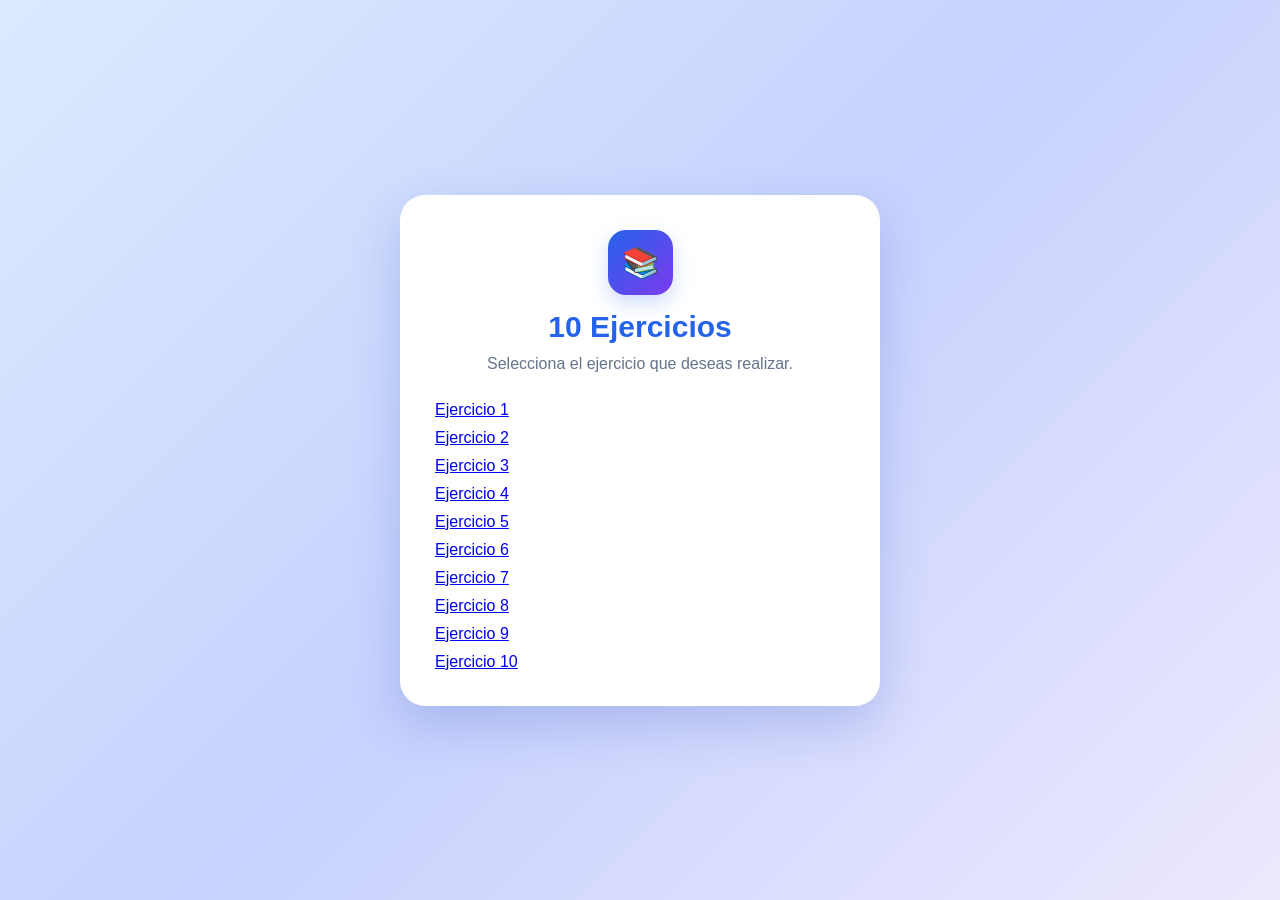
<file: index.html>
<!DOCTYPE html><html lang="es"><head><meta charset="UTF-8"><meta name="viewport" content="width=device-width,initial-scale=1.0"><title>10 Ejercicios</title><link rel="stylesheet" href="estilos.css"></head><body><main class="card"><div class="icon">📚</div><h1>10 Ejercicios</h1><p class="desc">Selecciona el ejercicio que deseas realizar.</p><div style="display:grid;gap:10px"><a href="ejercicio1.html">Ejercicio 1</a><a href="ejercicio2.html">Ejercicio 2</a><a href="ejercicio3.html">Ejercicio 3</a><a href="ejercicio4.html">Ejercicio 4</a><a href="ejercicio5.html">Ejercicio 5</a><a href="ejercicio6.html">Ejercicio 6</a><a href="ejercicio7.html">Ejercicio 7</a><a href="ejercicio8.html">Ejercicio 8</a><a href="ejercicio9.html">Ejercicio 9</a><a href="ejercicio10.html">Ejercicio 10</a></div></main></body></html>
</file>
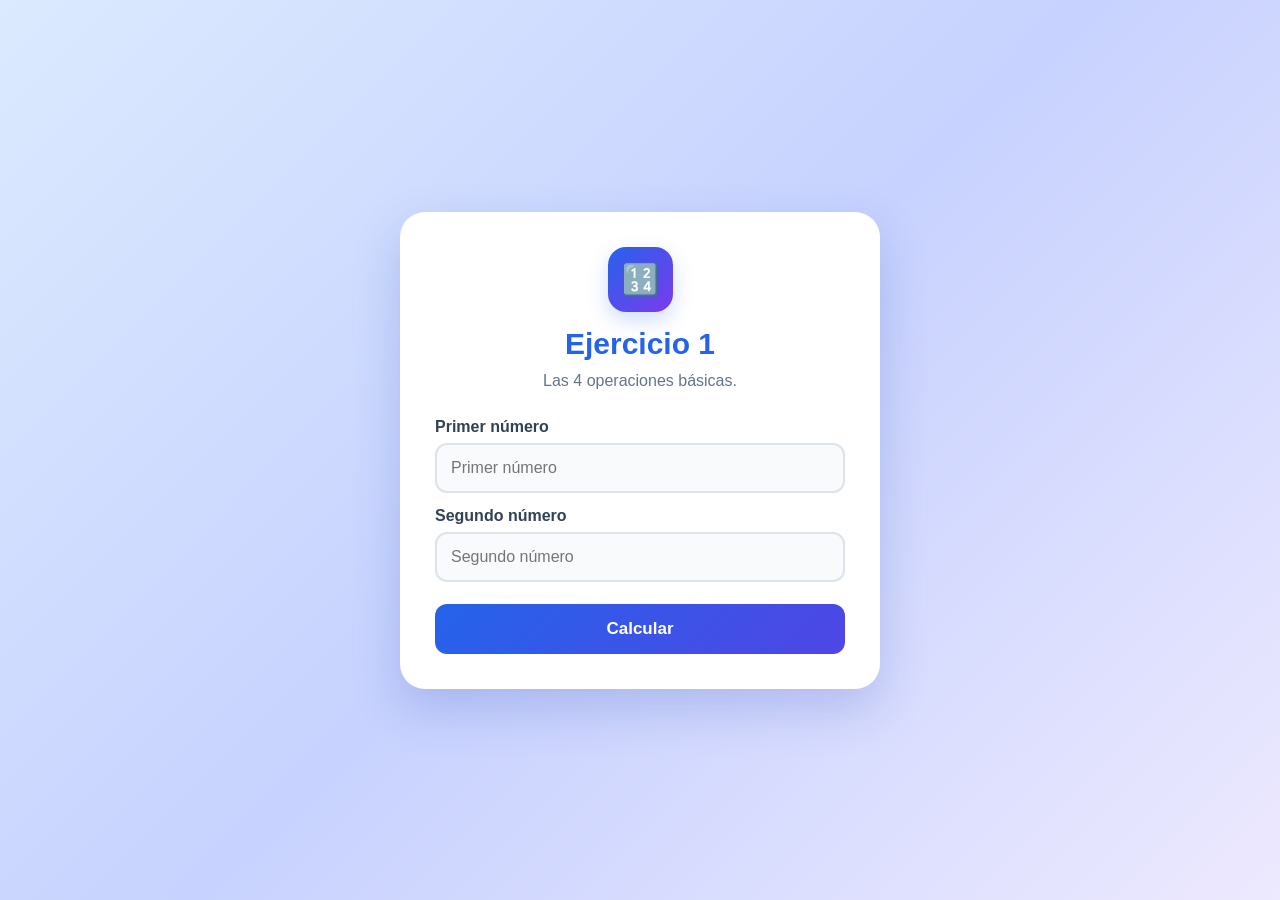
<file: ejercicio1.html>
<!DOCTYPE html>
<html lang="es"><head><meta charset="UTF-8"><meta name="viewport" content="width=device-width,initial-scale=1.0"><title>Las 4 operaciones básicas</title><link rel="stylesheet" href="estilos.css"></head>
<body><main class="card"><div class="icon">🔢</div><h1>Ejercicio 1</h1><p class="desc">Las 4 operaciones básicas.</p><form id="form"><label for="n1">Primer número</label><input id="n1" type="text" inputmode="decimal" placeholder="Primer número" required>
<label for="n2">Segundo número</label><input id="n2" type="text" inputmode="decimal" placeholder="Segundo número" required><button type="submit">Calcular</button></form><div id="resultado" class="resultado"></div></main><script src="j1.js"></script></body></html>
</file>
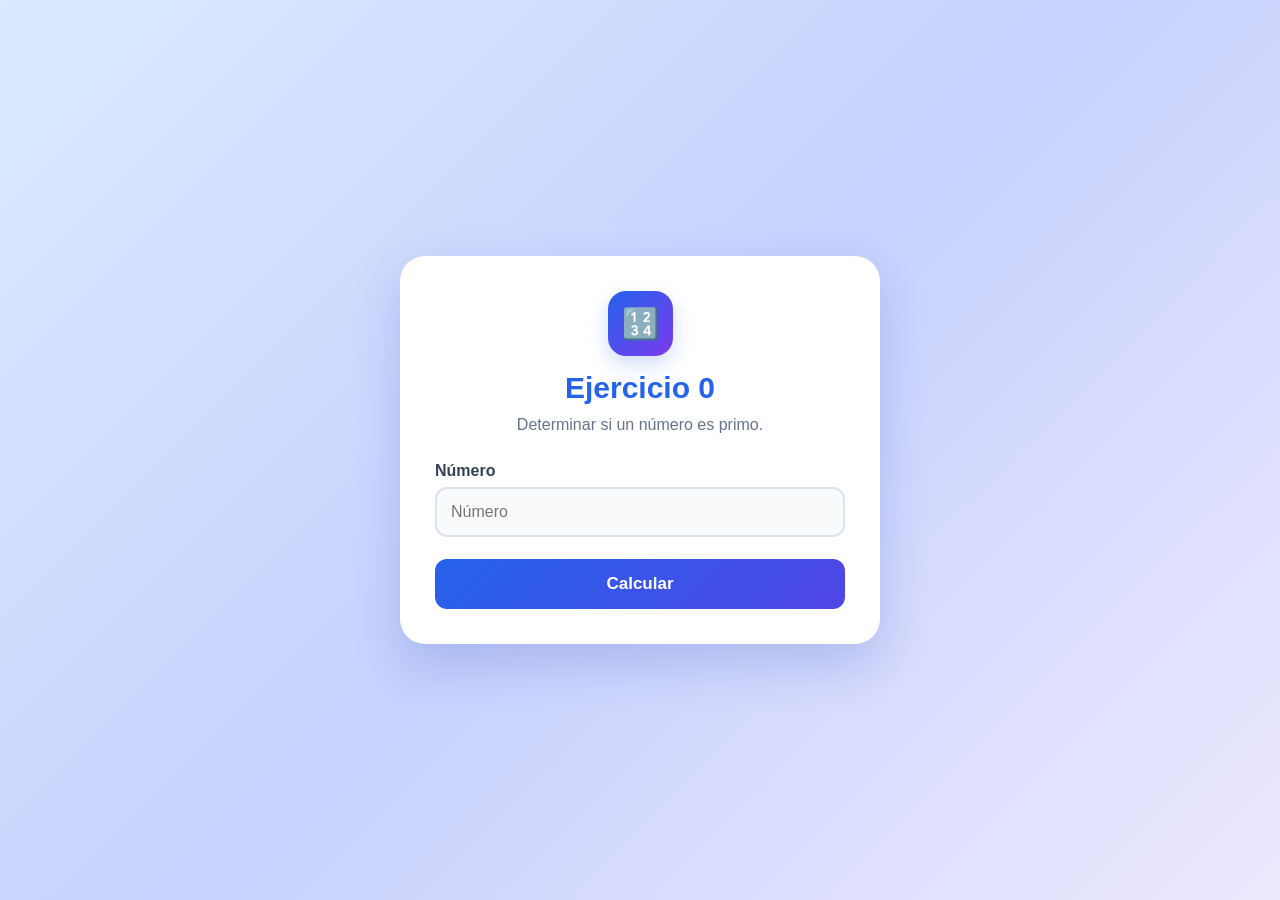
<file: ejercicio10.html>
<!DOCTYPE html>
<html lang="es"><head><meta charset="UTF-8"><meta name="viewport" content="width=device-width,initial-scale=1.0"><title>Determinar si un número es primo</title><link rel="stylesheet" href="estilos.css"></head>
<body><main class="card"><div class="icon">🔢</div><h1>Ejercicio 0</h1><p class="desc">Determinar si un número es primo.</p><form id="form"><label for="num">Número</label><input id="num" type="text" inputmode="decimal" placeholder="Número" required><button type="submit">Calcular</button></form><div id="resultado" class="resultado"></div></main><script src="j0.js"></script></body></html>
</file>
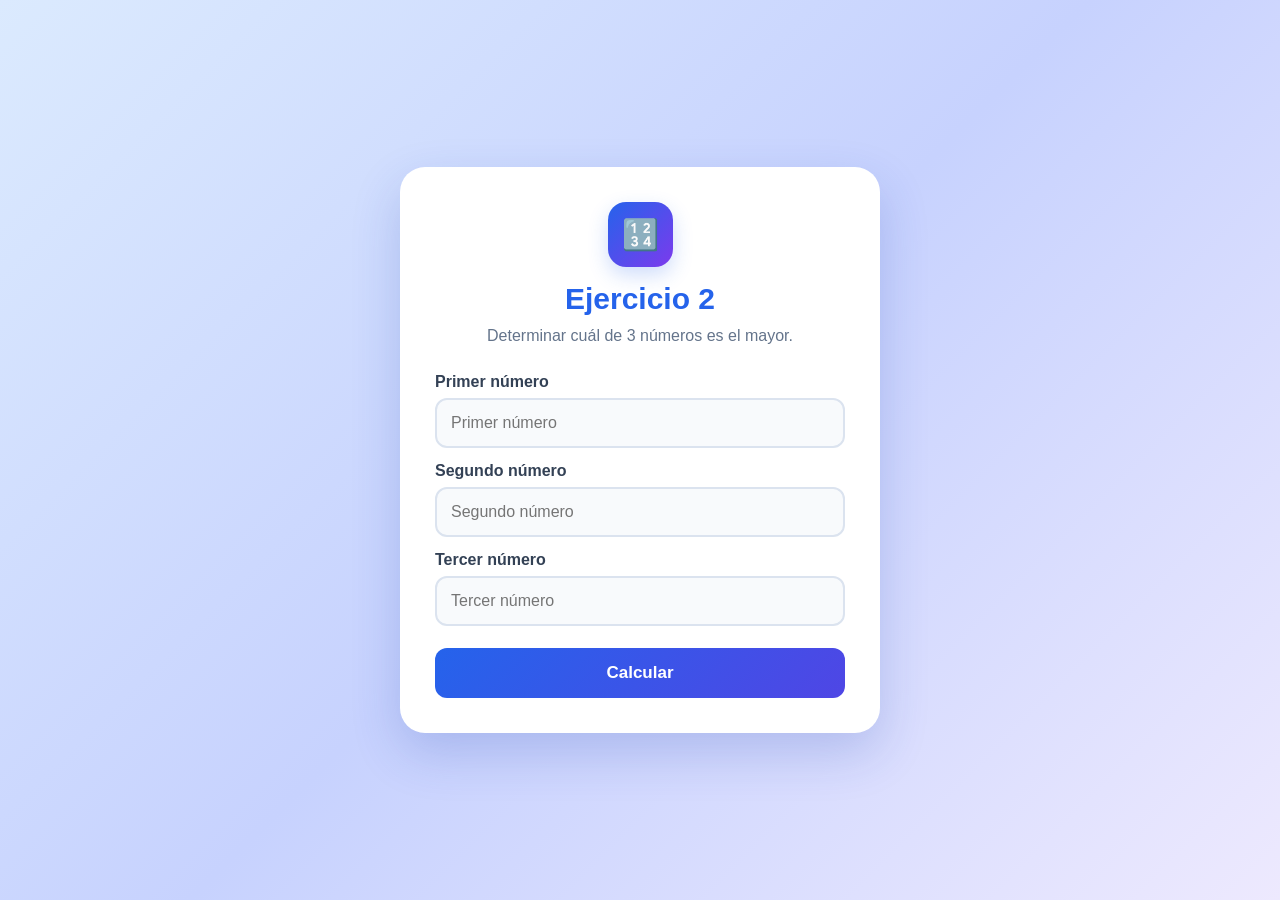
<file: ejercicio2.html>
<!DOCTYPE html>
<html lang="es"><head><meta charset="UTF-8"><meta name="viewport" content="width=device-width,initial-scale=1.0"><title>Determinar cuál de 3 números es el mayor</title><link rel="stylesheet" href="estilos.css"></head>
<body><main class="card"><div class="icon">🔢</div><h1>Ejercicio 2</h1><p class="desc">Determinar cuál de 3 números es el mayor.</p><form id="form"><label for="n1">Primer número</label><input id="n1" type="text" inputmode="decimal" placeholder="Primer número" required>
<label for="n2">Segundo número</label><input id="n2" type="text" inputmode="decimal" placeholder="Segundo número" required>
<label for="n3">Tercer número</label><input id="n3" type="text" inputmode="decimal" placeholder="Tercer número" required><button type="submit">Calcular</button></form><div id="resultado" class="resultado"></div></main><script src="j2.js"></script></body></html>
</file>
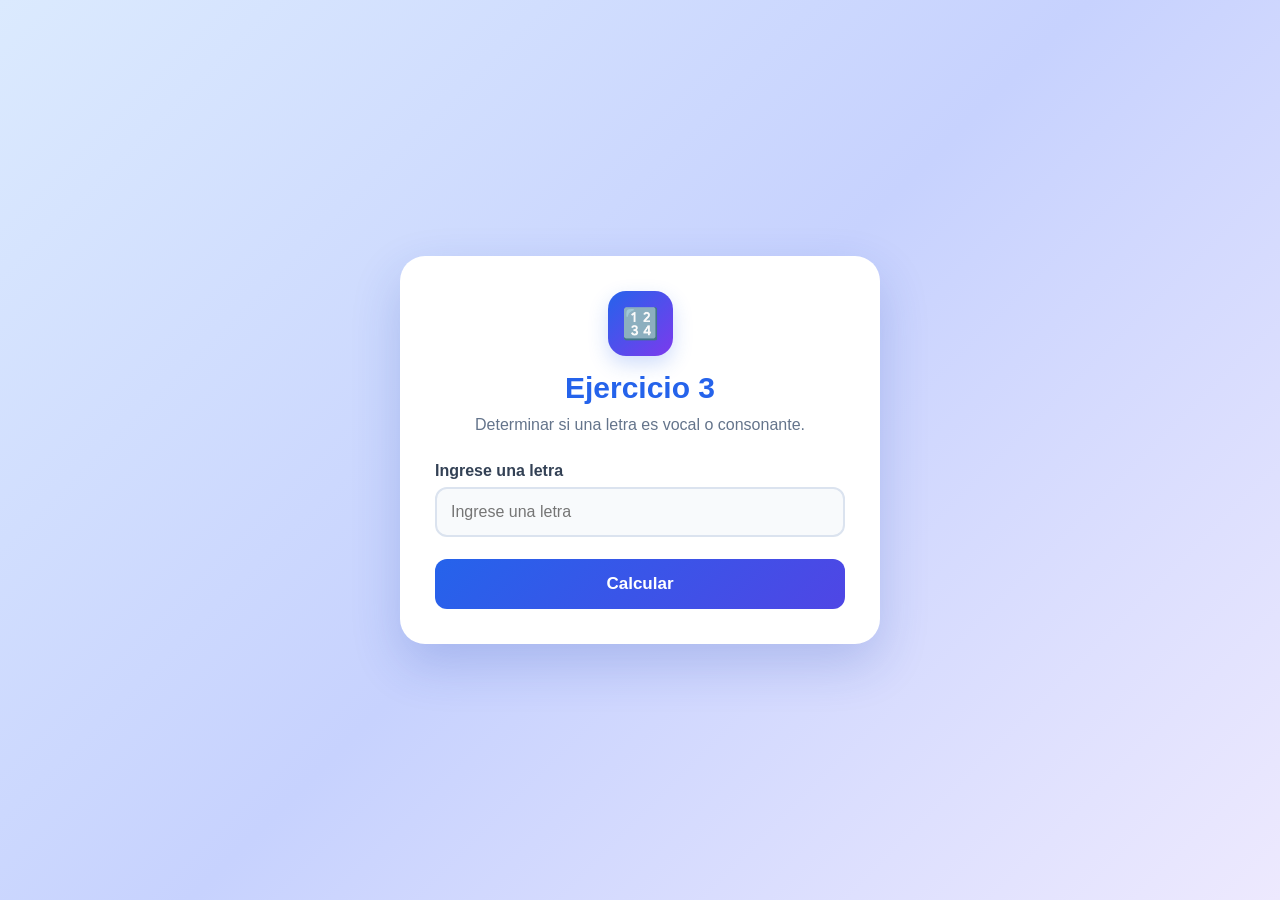
<file: ejercicio3.html>
<!DOCTYPE html>
<html lang="es"><head><meta charset="UTF-8"><meta name="viewport" content="width=device-width,initial-scale=1.0"><title>Determinar si una letra es vocal o consonante</title><link rel="stylesheet" href="estilos.css"></head>
<body><main class="card"><div class="icon">🔢</div><h1>Ejercicio 3</h1><p class="desc">Determinar si una letra es vocal o consonante.</p><form id="form"><label for="letra">Ingrese una letra</label><input id="letra" type="text" inputmode="decimal" placeholder="Ingrese una letra" required><button type="submit">Calcular</button></form><div id="resultado" class="resultado"></div></main><script src="j3.js"></script></body></html>
</file>
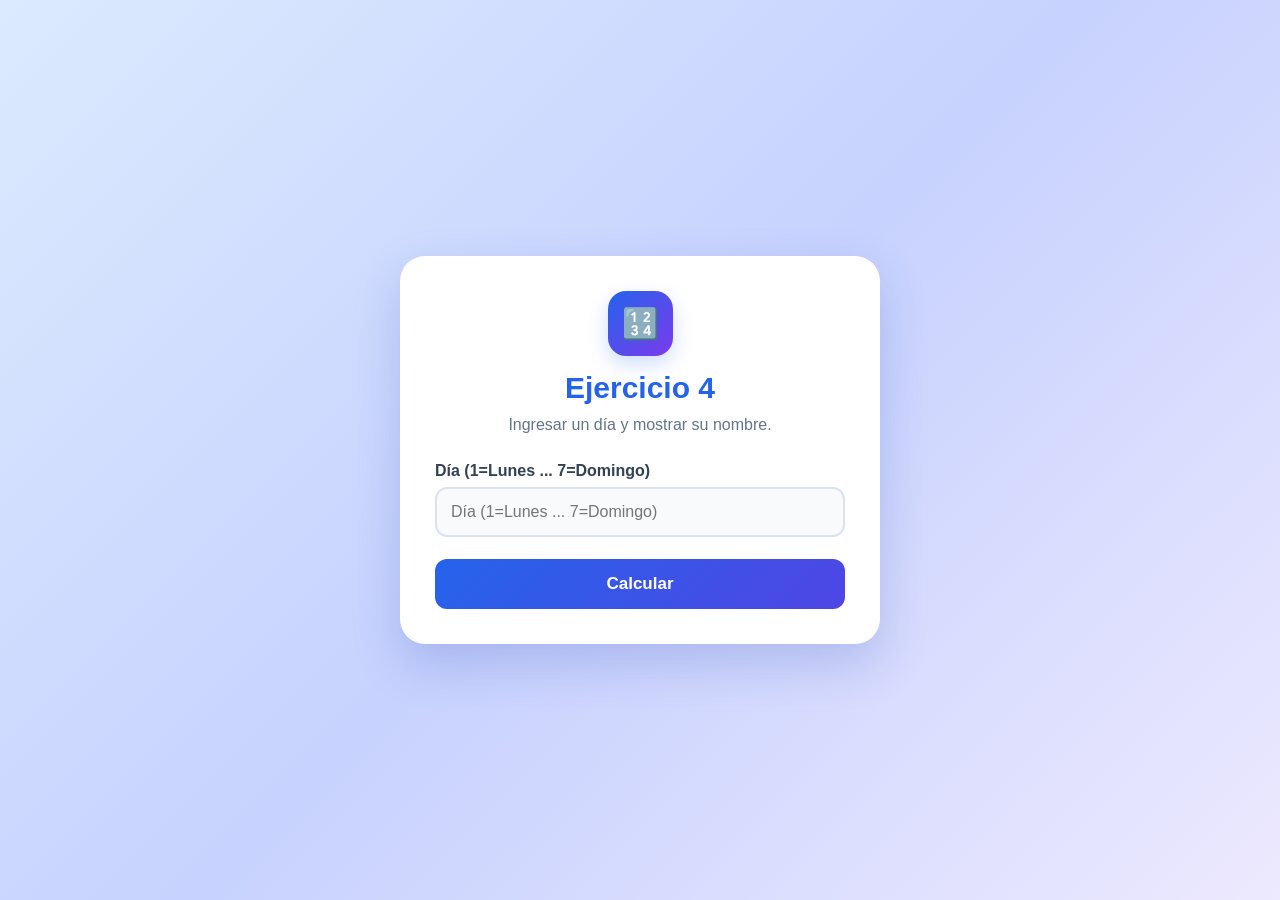
<file: ejercicio4.html>
<!DOCTYPE html>
<html lang="es"><head><meta charset="UTF-8"><meta name="viewport" content="width=device-width,initial-scale=1.0"><title>Ingresar un día y mostrar su nombre</title><link rel="stylesheet" href="estilos.css"></head>
<body><main class="card"><div class="icon">🔢</div><h1>Ejercicio 4</h1><p class="desc">Ingresar un día y mostrar su nombre.</p><form id="form"><label for="dia">Día (1=Lunes ... 7=Domingo)</label><input id="dia" type="text" inputmode="decimal" placeholder="Día (1=Lunes ... 7=Domingo)" required><button type="submit">Calcular</button></form><div id="resultado" class="resultado"></div></main><script src="j4.js"></script></body></html>
</file>
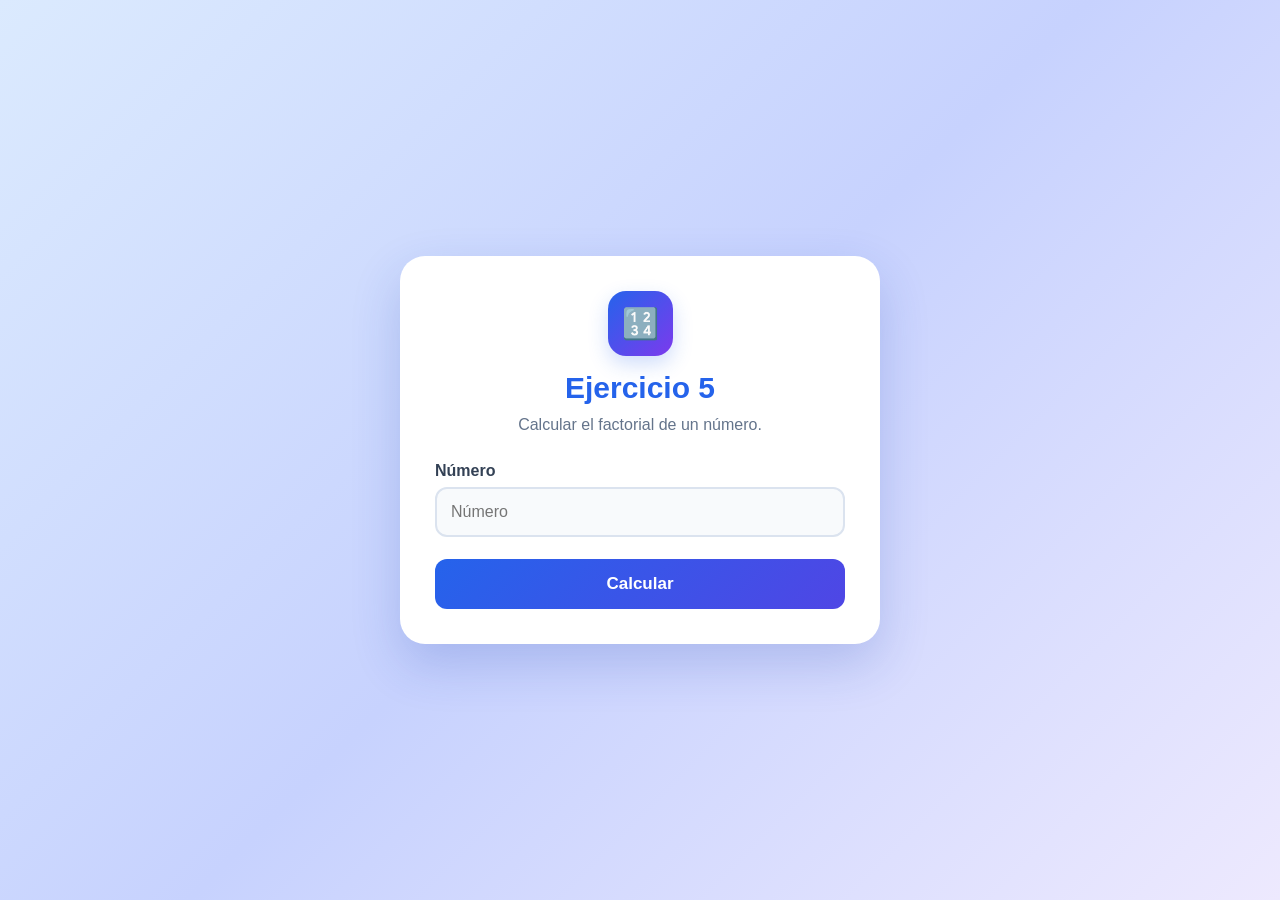
<file: ejercicio5.html>
<!DOCTYPE html>
<html lang="es"><head><meta charset="UTF-8"><meta name="viewport" content="width=device-width,initial-scale=1.0"><title>Calcular el factorial de un número</title><link rel="stylesheet" href="estilos.css"></head>
<body><main class="card"><div class="icon">🔢</div><h1>Ejercicio 5</h1><p class="desc">Calcular el factorial de un número.</p><form id="form"><label for="num">Número</label><input id="num" type="text" inputmode="decimal" placeholder="Número" required><button type="submit">Calcular</button></form><div id="resultado" class="resultado"></div></main><script src="j5.js"></script></body></html>
</file>
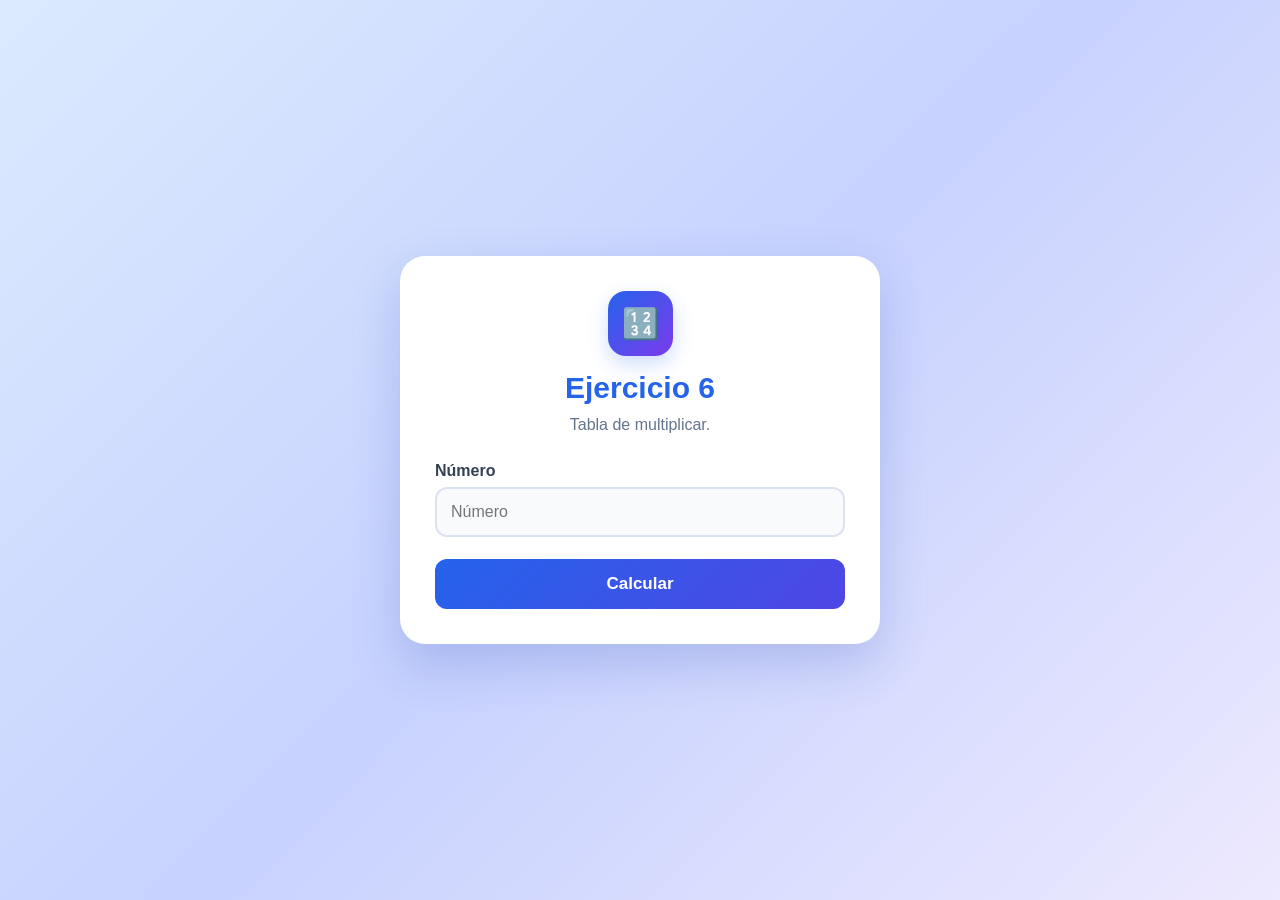
<file: ejercicio6.html>
<!DOCTYPE html>
<html lang="es"><head><meta charset="UTF-8"><meta name="viewport" content="width=device-width,initial-scale=1.0"><title>Tabla de multiplicar</title><link rel="stylesheet" href="estilos.css"></head>
<body><main class="card"><div class="icon">🔢</div><h1>Ejercicio 6</h1><p class="desc">Tabla de multiplicar.</p><form id="form"><label for="num">Número</label><input id="num" type="text" inputmode="decimal" placeholder="Número" required><button type="submit">Calcular</button></form><div id="resultado" class="resultado"></div></main><script src="j6.js"></script></body></html>
</file>
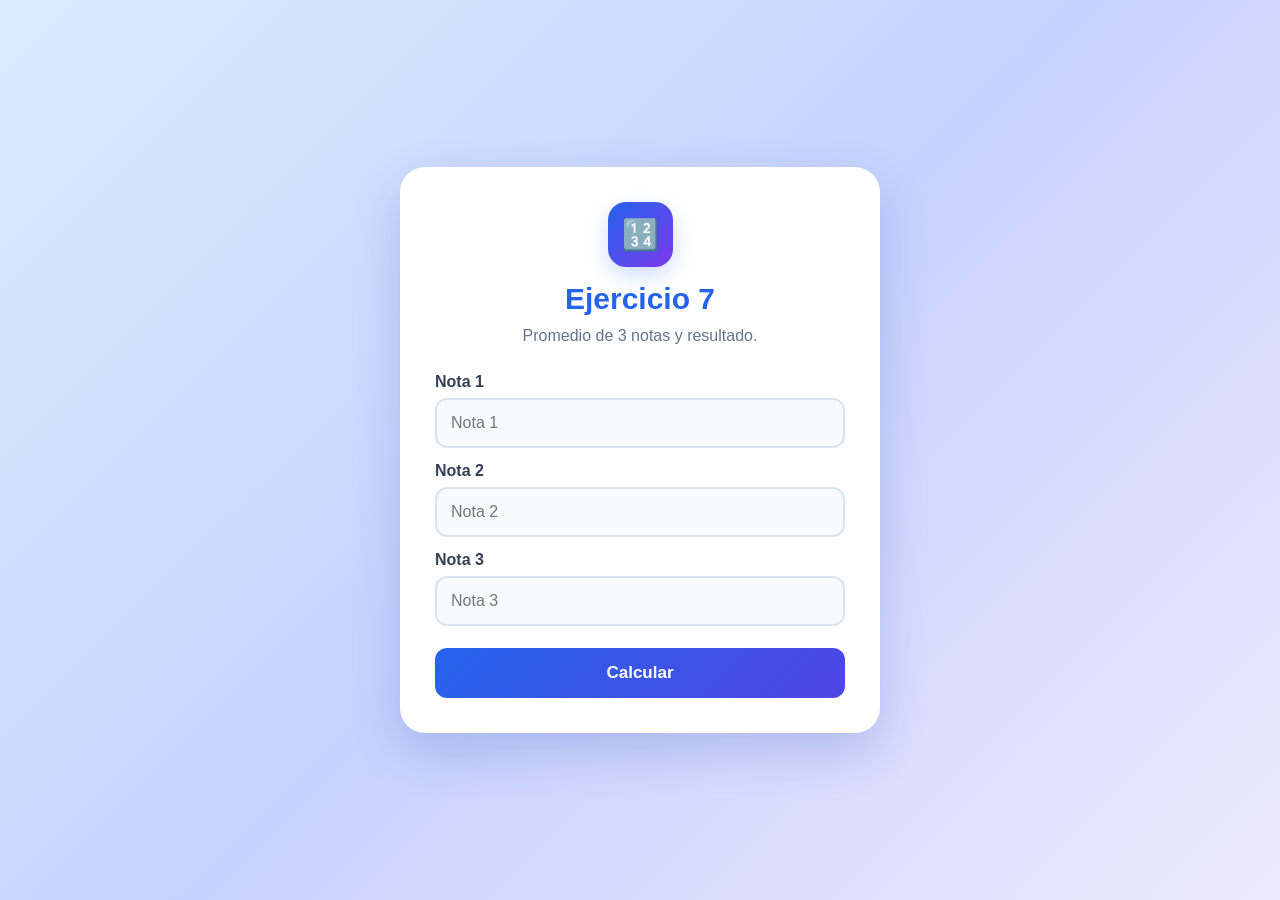
<file: ejercicio7.html>
<!DOCTYPE html>
<html lang="es"><head><meta charset="UTF-8"><meta name="viewport" content="width=device-width,initial-scale=1.0"><title>Promedio de 3 notas y resultado</title><link rel="stylesheet" href="estilos.css"></head>
<body><main class="card"><div class="icon">🔢</div><h1>Ejercicio 7</h1><p class="desc">Promedio de 3 notas y resultado.</p><form id="form"><label for="n1">Nota 1</label><input id="n1" type="text" inputmode="decimal" placeholder="Nota 1" required>
<label for="n2">Nota 2</label><input id="n2" type="text" inputmode="decimal" placeholder="Nota 2" required>
<label for="n3">Nota 3</label><input id="n3" type="text" inputmode="decimal" placeholder="Nota 3" required><button type="submit">Calcular</button></form><div id="resultado" class="resultado"></div></main><script src="j7.js"></script></body></html>
</file>
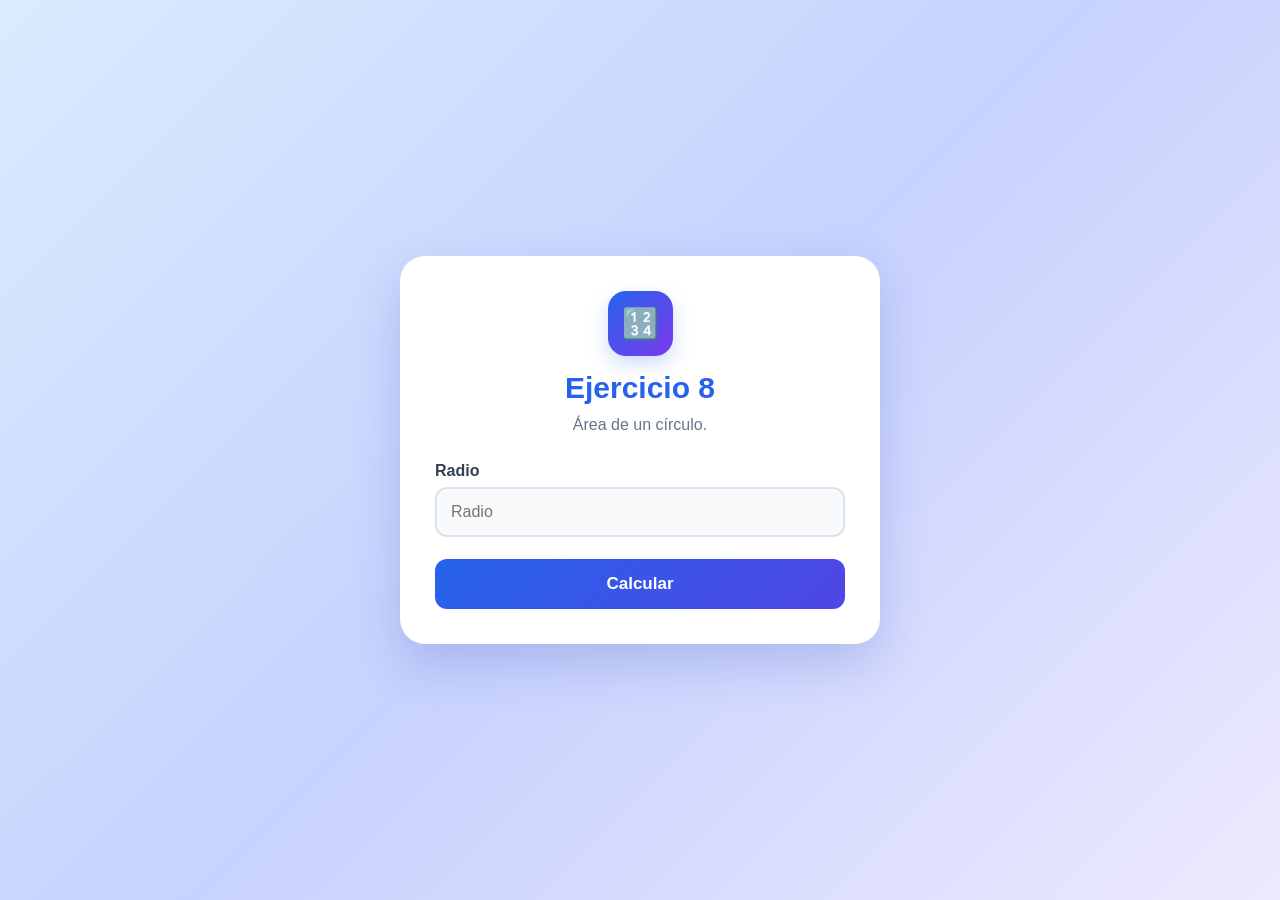
<file: ejercicio8.html>
<!DOCTYPE html>
<html lang="es"><head><meta charset="UTF-8"><meta name="viewport" content="width=device-width,initial-scale=1.0"><title>Área de un círculo</title><link rel="stylesheet" href="estilos.css"></head>
<body><main class="card"><div class="icon">🔢</div><h1>Ejercicio 8</h1><p class="desc">Área de un círculo.</p><form id="form"><label for="num">Radio</label><input id="num" type="text" inputmode="decimal" placeholder="Radio" required><button type="submit">Calcular</button></form><div id="resultado" class="resultado"></div></main><script src="j8.js"></script></body></html>
</file>
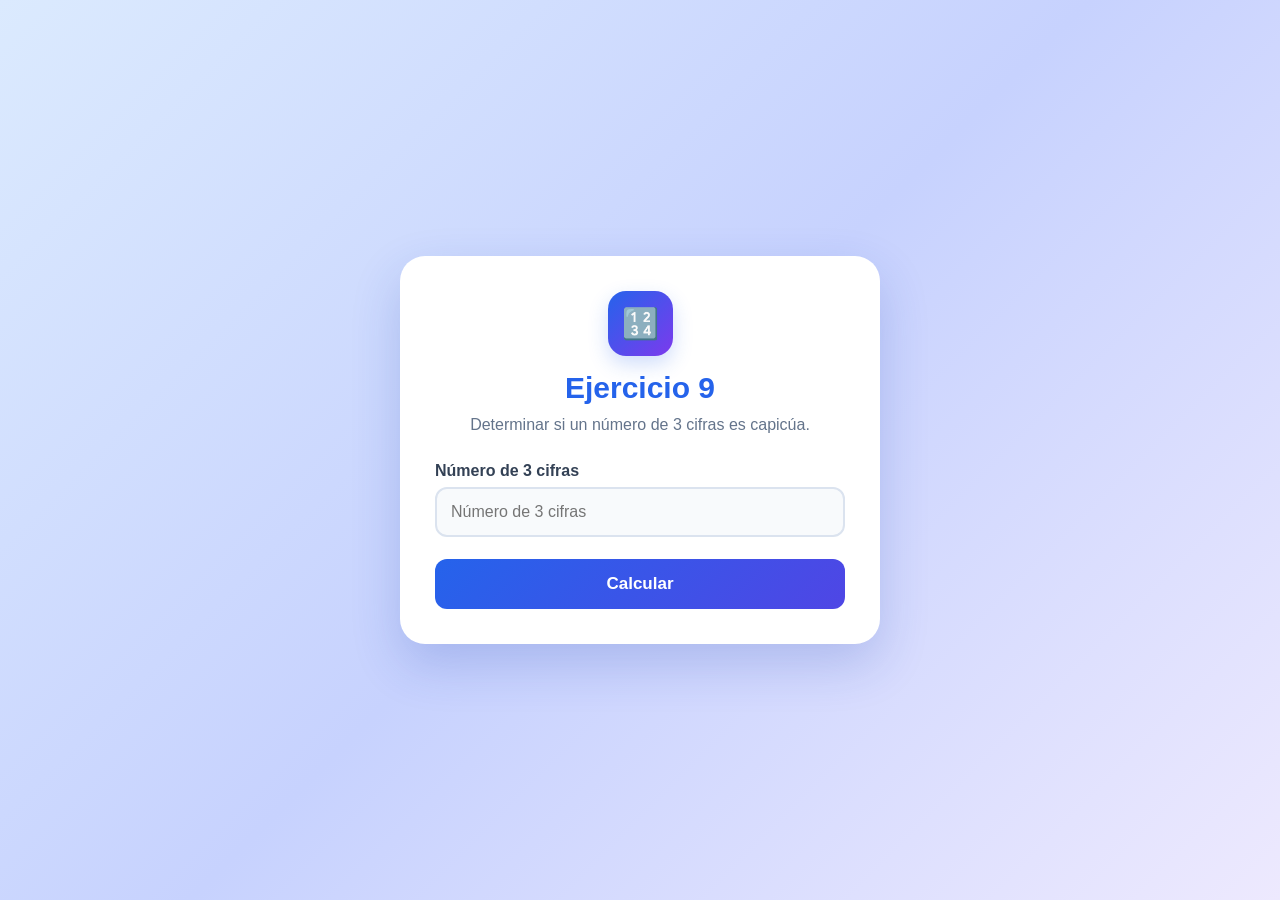
<file: ejercicio9.html>
<!DOCTYPE html>
<html lang="es"><head><meta charset="UTF-8"><meta name="viewport" content="width=device-width,initial-scale=1.0"><title>Determinar si un número de 3 cifras es capicúa</title><link rel="stylesheet" href="estilos.css"></head>
<body><main class="card"><div class="icon">🔢</div><h1>Ejercicio 9</h1><p class="desc">Determinar si un número de 3 cifras es capicúa.</p><form id="form"><label for="num">Número de 3 cifras</label><input id="num" type="text" inputmode="decimal" placeholder="Número de 3 cifras" required><button type="submit">Calcular</button></form><div id="resultado" class="resultado"></div></main><script src="j9.js"></script></body></html>
</file>
<file: estilos.css>
*{box-sizing:border-box}
body{margin:0;min-height:100vh;display:flex;justify-content:center;align-items:center;padding:25px;font-family:Arial,sans-serif;background:linear-gradient(135deg,#dbeafe,#c7d2fe,#ede9fe);color:#1e293b}
.card{width:min(100%,480px);padding:35px;background:#fff;border-radius:25px;box-shadow:0 20px 50px rgba(30,64,175,.20);margin:auto}
.icon{width:65px;height:65px;margin:0 auto;display:flex;align-items:center;justify-content:center;border-radius:18px;background:linear-gradient(135deg,#2563eb,#7c3aed);font-size:30px;box-shadow:0 8px 20px rgba(37,99,235,.22)}
h1{text-align:center;color:#2563eb;margin:15px 0 8px;font-size:30px}
.desc{text-align:center;color:#64748b;margin:0 auto 25px;line-height:1.5}
.formulario{width:100%}
label{display:block;font-weight:bold;margin:14px 0 7px;color:#334155}
input{width:100%;padding:14px;border:2px solid #dbe3ef;border-radius:12px;font-size:16px;outline:none;background:#f8fafc;transition:.2s}
input:focus{border-color:#3b82f6;box-shadow:0 0 0 4px #dbeafe;background:#fff}
button{width:100%;margin-top:22px;padding:15px;border:0;border-radius:12px;background:linear-gradient(135deg,#2563eb,#4f46e5);color:white;font-size:17px;font-weight:bold;cursor:pointer;transition:.2s}
button:hover{transform:translateY(-2px);box-shadow:0 10px 20px rgba(37,99,235,.25)}
.resultado{display:none;width:100%;margin:24px auto 0;padding:20px;border-radius:16px;text-align:center;background:#eff6ff;color:#1e40af;border:2px solid #bfdbfe;line-height:1.9;font-size:18px;font-weight:600}
.resultado.show{display:block}
.resultado .titulo{display:block;font-size:14px;text-transform:uppercase;letter-spacing:1px;color:#64748b;margin-bottom:5px}
.resultado .valor{display:block;font-size:23px;font-weight:800;color:#2563eb}
.resultado .fila{display:flex;justify-content:space-between;align-items:center;gap:20px;padding:5px 0;border-bottom:1px solid #dbeafe}
.resultado .fila:last-child{border-bottom:0}
@media(max-width:500px){.card{padding:25px 20px}h1{font-size:27px}}
</file>
